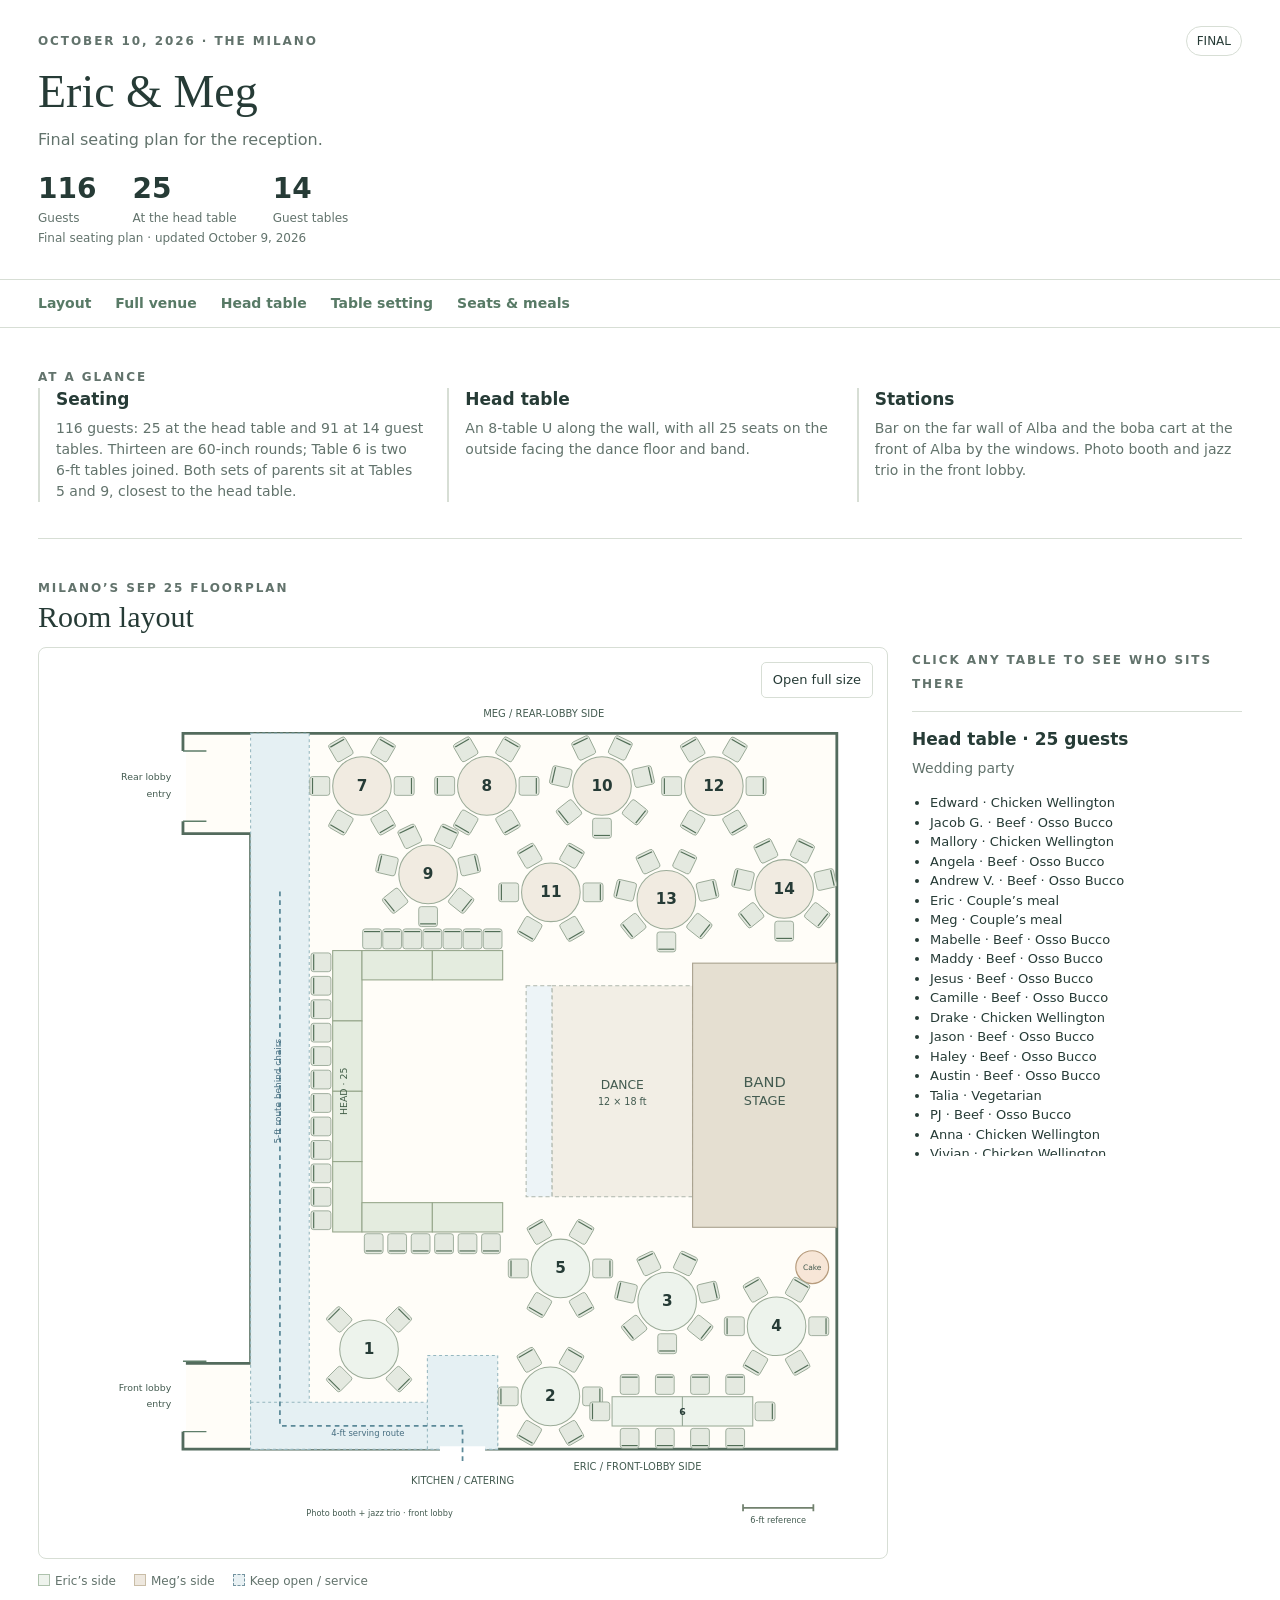
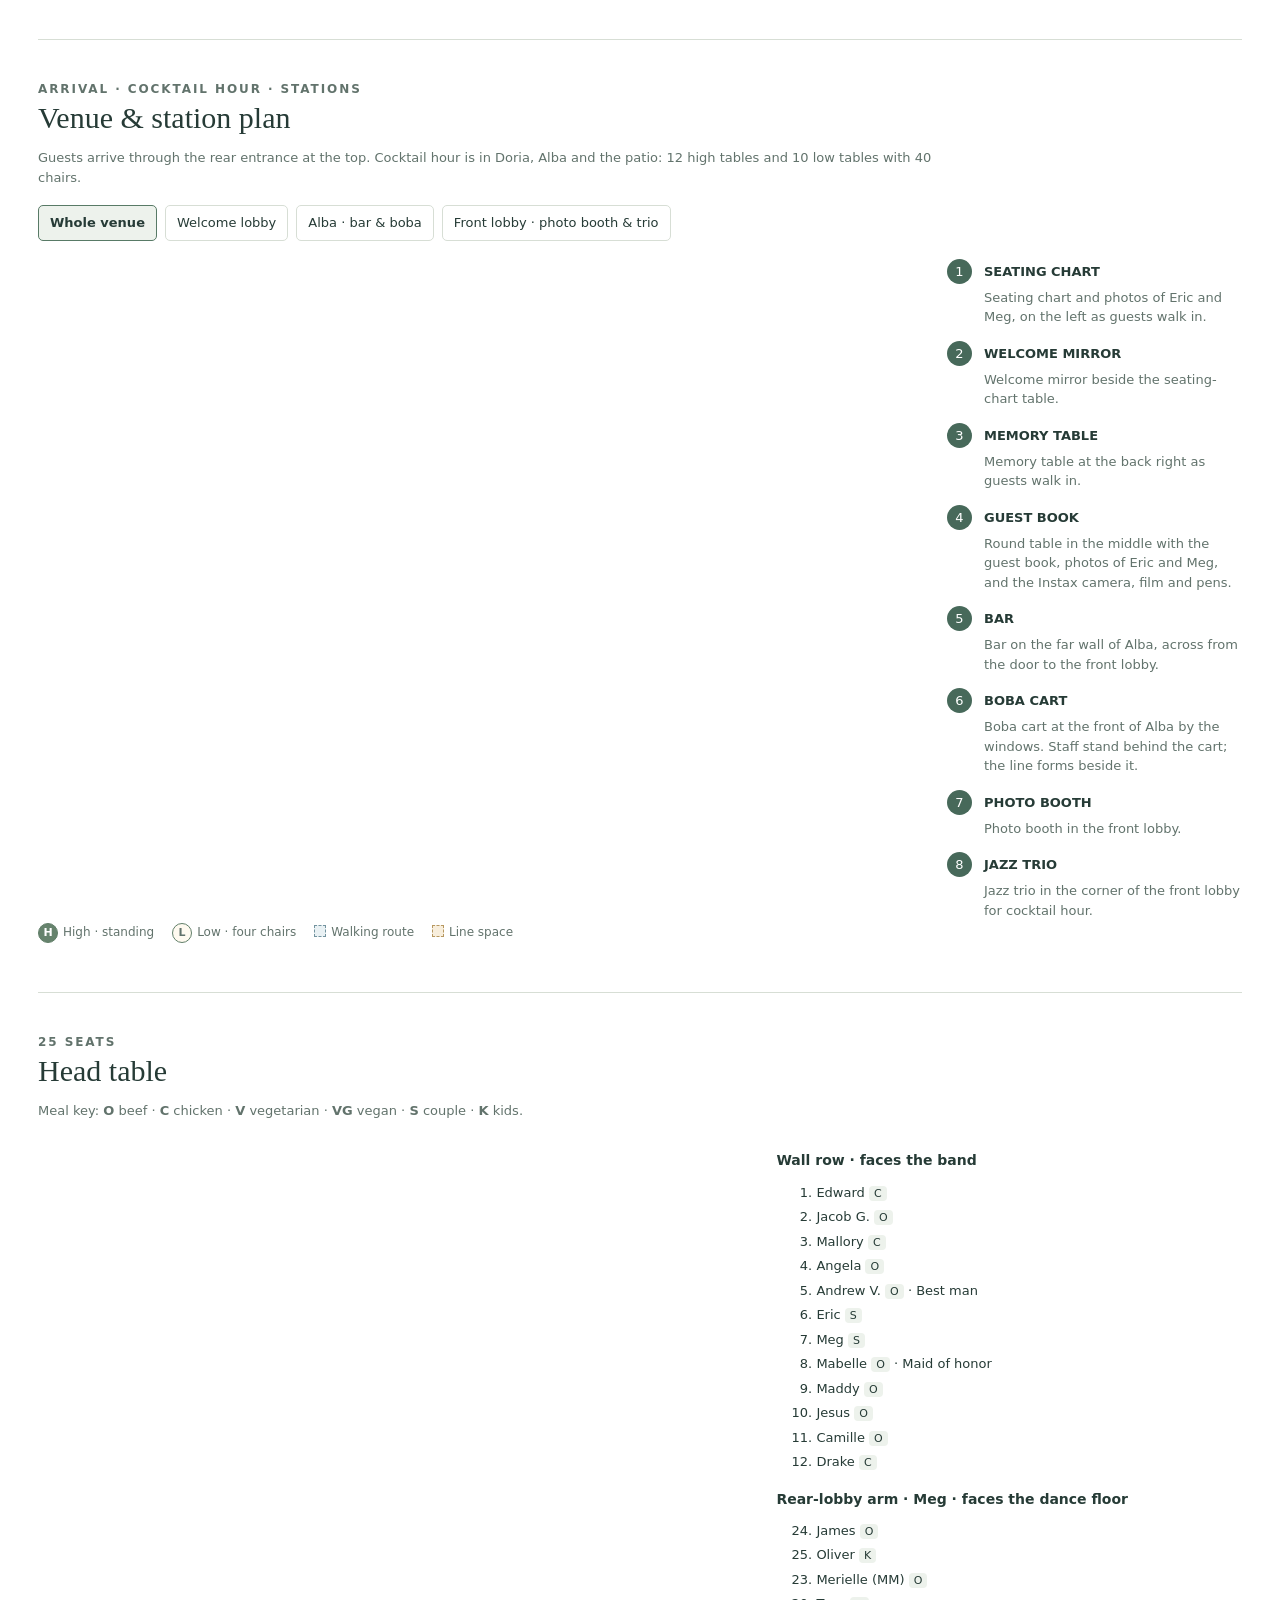
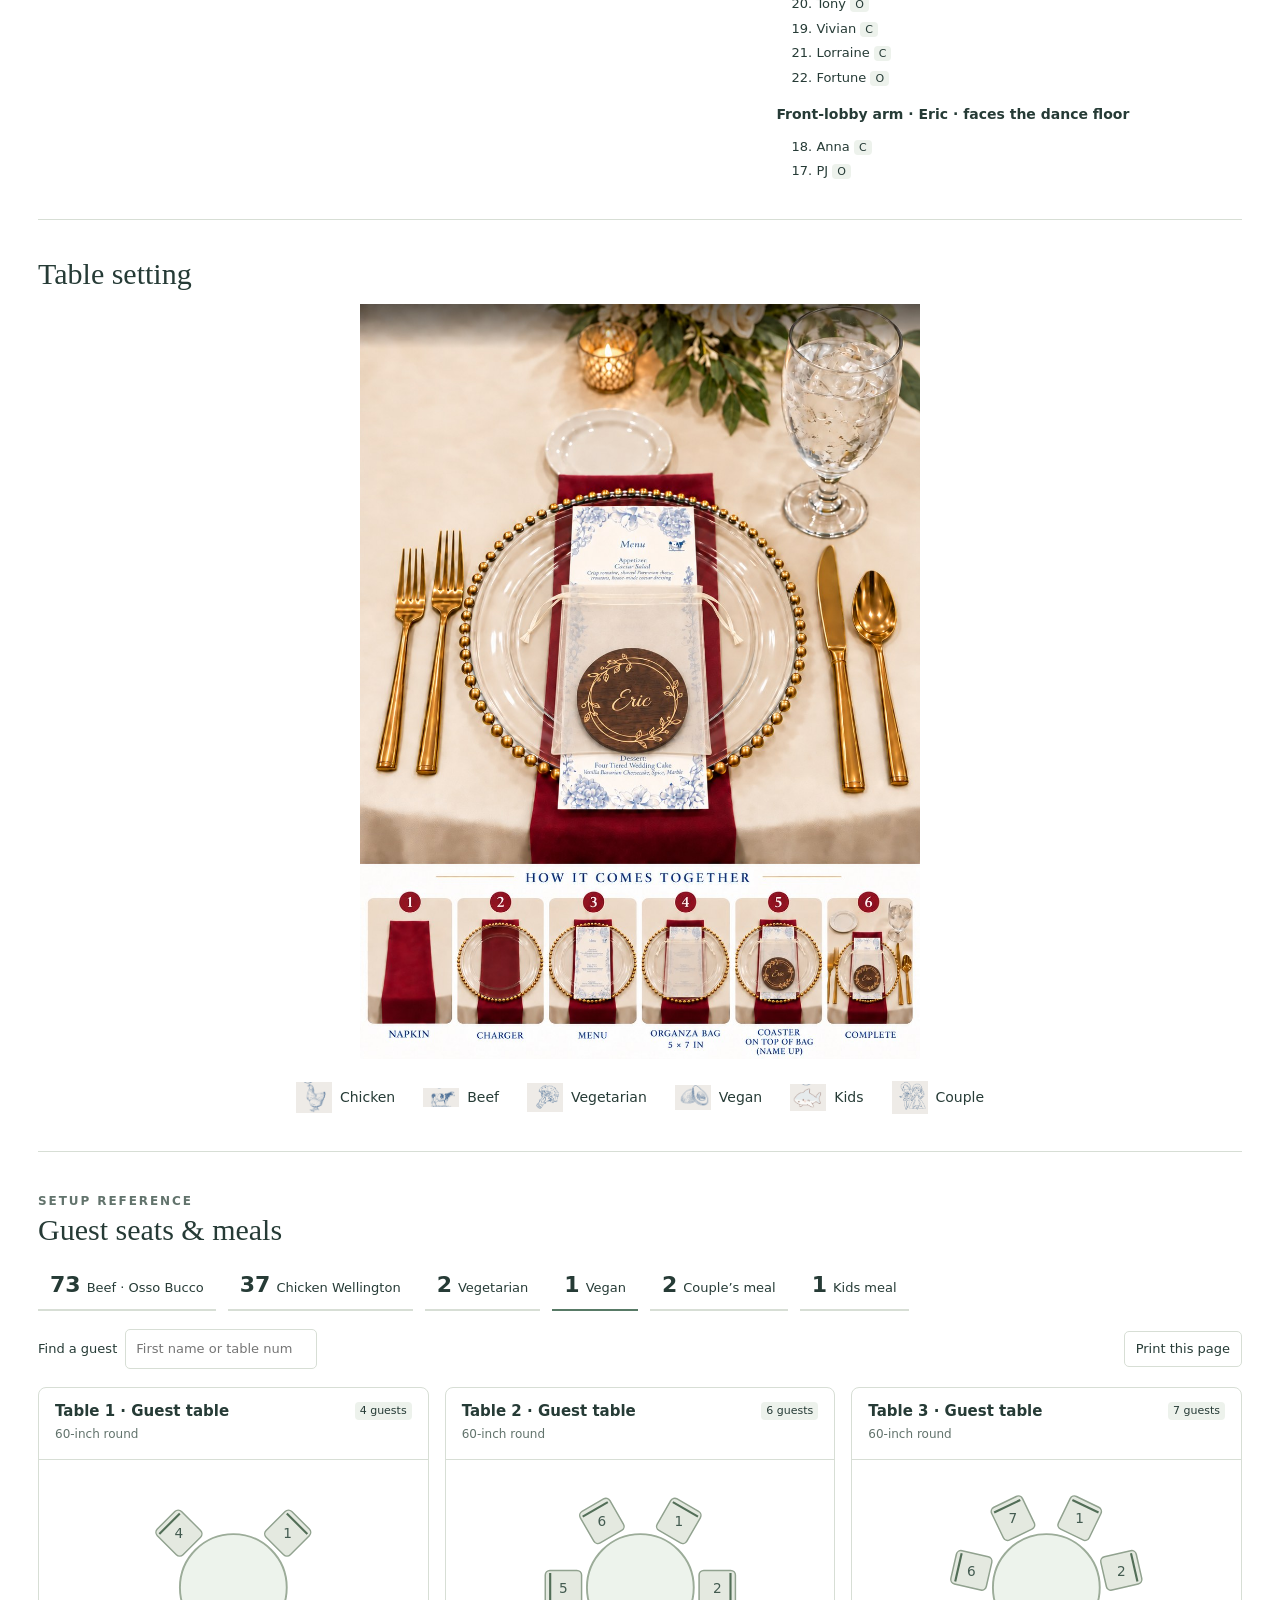
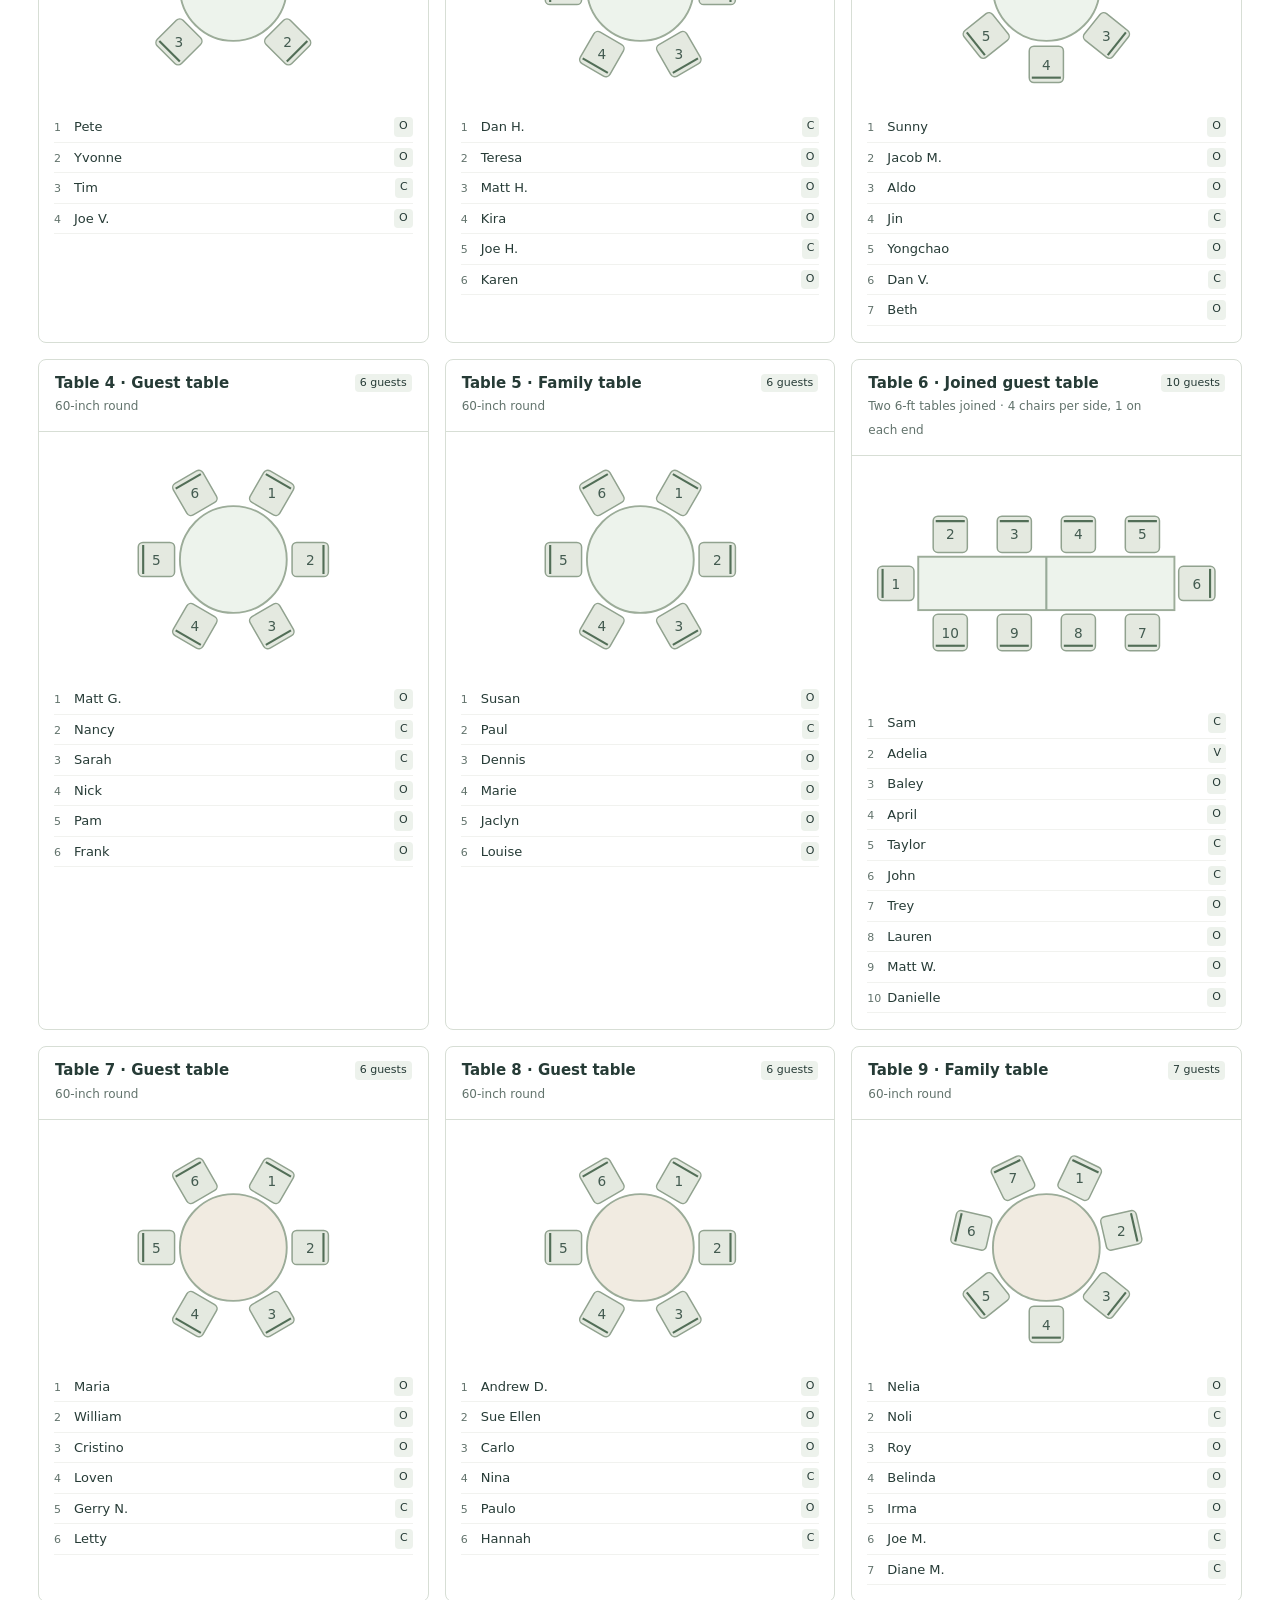
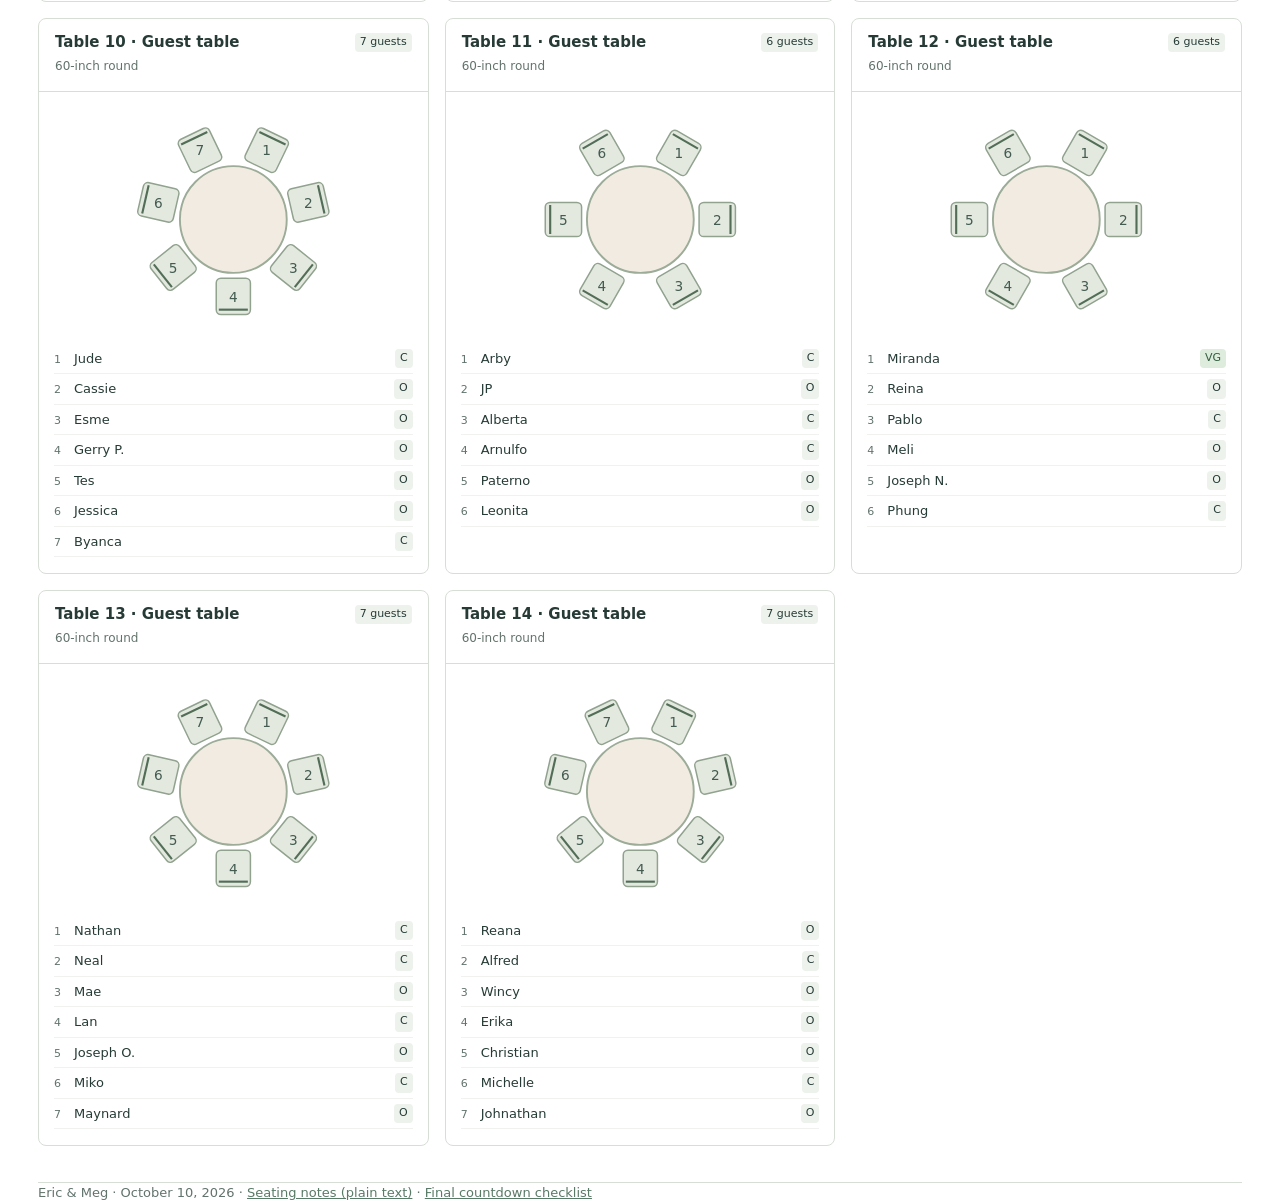
<file: index.html>
<!doctype html>
<html lang="en"><head><meta charset="utf-8"><meta name="viewport" content="width=device-width,initial-scale=1"><meta name="robots" content="noindex,nofollow"><title>Eric &amp; Meg | Final seating plan · Oct 10</title><link rel="stylesheet" href="styles.css?v=20261009-1"></head>
<body>
<header class="mast"><div class="wrap"><div class="topline"><span class="eyebrow">October 10, 2026 · The Milano</span><span class="state">FINAL</span></div><h1>Eric &amp; Meg</h1><p class="intro">Final seating plan for the reception.</p><div class="stats" id="stats"></div><p class="source" id="updated"></p></div></header>
<nav aria-label="Page sections"><div class="wrap"><a href="#layouts">Layout</a><a href="#venue">Full venue</a><a href="#head">Head table</a><a href="#setting">Table setting</a><a href="#guests">Seats &amp; meals</a></div></nav>
<main class="wrap">
<section id="audit"><span class="eyebrow">At a glance</span><div class="audit"><article><h3>Seating</h3><p>116 guests: 25 at the head table and 91 at 14 guest tables. Thirteen are 60-inch rounds; Table 6 is two 6-ft tables joined. Both sets of parents sit at Tables 5 and 9, closest to the head table.</p></article><article><h3>Head table</h3><p>An 8-table U along the wall, with all 25 seats on the outside facing the dance floor and band.</p></article><article><h3>Stations</h3><p>Bar on the far wall of Alba and the boba cart at the front of Alba by the windows. Photo booth and jazz trio in the front lobby.</p></article></div></section>
<section id="layouts"><span class="eyebrow">Milano’s Sep 25 floorplan</span><h2>Room layout</h2>
<div class="layout-panel"><div><div class="drawing"><button class="zoom" data-zoom="room">Open full size</button><div id="roomPlan"></div></div><div class="legend"><span><i class="swatch"></i>Eric’s side</span><span><i class="swatch meg"></i>Meg’s side</span><span><i class="swatch clear"></i>Keep open / service</span></div></div><aside class="summary" id="layoutSummary"></aside></div></section>
<section id="venue"><span class="eyebrow">Arrival · cocktail hour · stations</span><h2>Venue &amp; station plan</h2><p class="caption">Guests arrive through the rear entrance at the top. Cocktail hour is in Doria, Alba and the patio: 12 high tables and 10 low tables with 40 chairs.</p>
<div class="venue-views" id="venueViews" role="group" aria-label="Venue detail views"></div>
<div class="full-venue"><div><div class="drawing"><button class="zoom" data-zoom="venue">Open full size</button><div id="venuePlan"></div></div><div class="legend"><span><b class="cocktail-key high">H</b>High · standing</span><span><b class="cocktail-key low">L</b>Low · four chairs</span><span><i class="swatch clear"></i>Walking route</span><span><i class="swatch queue"></i>Line space</span></div></div><ol class="venue-stations" id="venueStations"></ol></div></section>
<section id="head"><span class="eyebrow">25 seats</span><h2>Head table</h2><p class="caption">Meal key: <strong>O</strong> beef · <strong>C</strong> chicken · <strong>V</strong> vegetarian · <strong>VG</strong> vegan · <strong>S</strong> couple · <strong>K</strong> kids.</p><div class="head-layout"><div class="drawing"><button class="zoom" data-zoom="head">Open full size</button><div id="headPlan"></div></div><div id="headRoster" class="head-roster"></div></div></section>
<section id="setting"><h2>Table setting</h2>
<div class="setting-photos">
<img src="img/setting/place-setting.jpg" alt="Place setting: napkin, charger, menu, empty organza bag laid flat, coaster on top of the bag with the name up">
</div>
<div class="meal-guide" aria-label="Menu card symbols">
<figure><img src="img/meals/chicken.png" alt=""><figcaption>Chicken</figcaption></figure>
<figure><img src="img/meals/beef.png" alt=""><figcaption>Beef</figcaption></figure>
<figure><img src="img/meals/vegetarian.png" alt=""><figcaption>Vegetarian</figcaption></figure>
<figure><img src="img/meals/vegan.png" alt=""><figcaption>Vegan</figcaption></figure>
<figure><img src="img/meals/kids.png" alt=""><figcaption>Kids</figcaption></figure>
<figure><img src="img/meals/couple.png" alt=""><figcaption>Couple</figcaption></figure>
</div>
</section>
<section id="guests"><span class="eyebrow">Setup reference</span><h2>Guest seats &amp; meals</h2><div class="meal-strip" id="mealCounts"></div><div class="controls"><label class="control" for="search">Find a guest <input class="search" type="search" id="search" placeholder="First name or table number"></label><button class="quiet" id="print">Print this page</button></div><div class="tables" id="guestTables"></div></section>
</main><footer class="wrap">Eric &amp; Meg · October 10, 2026 · <a href="seating-review.txt">Seating notes (plain text)</a> · <a href="countdown.html">Final countdown checklist</a></footer>
<dialog id="zoomDialog"><div class="dialog-top"><h3 id="zoomTitle"></h3><div><button class="quiet" id="zoomScale">Zoom in</button> <button class="quiet" id="closeZoom">Close</button></div></div><p id="zoomKey" class="zoom-key"></p><div id="zoomDrawing"></div></dialog>
<script src="model.js?v=20261009-1"></script><script src="venue.js?v=20261009-1"></script><script src="app.js?v=20261009-1"></script>
</body></html>
</file>
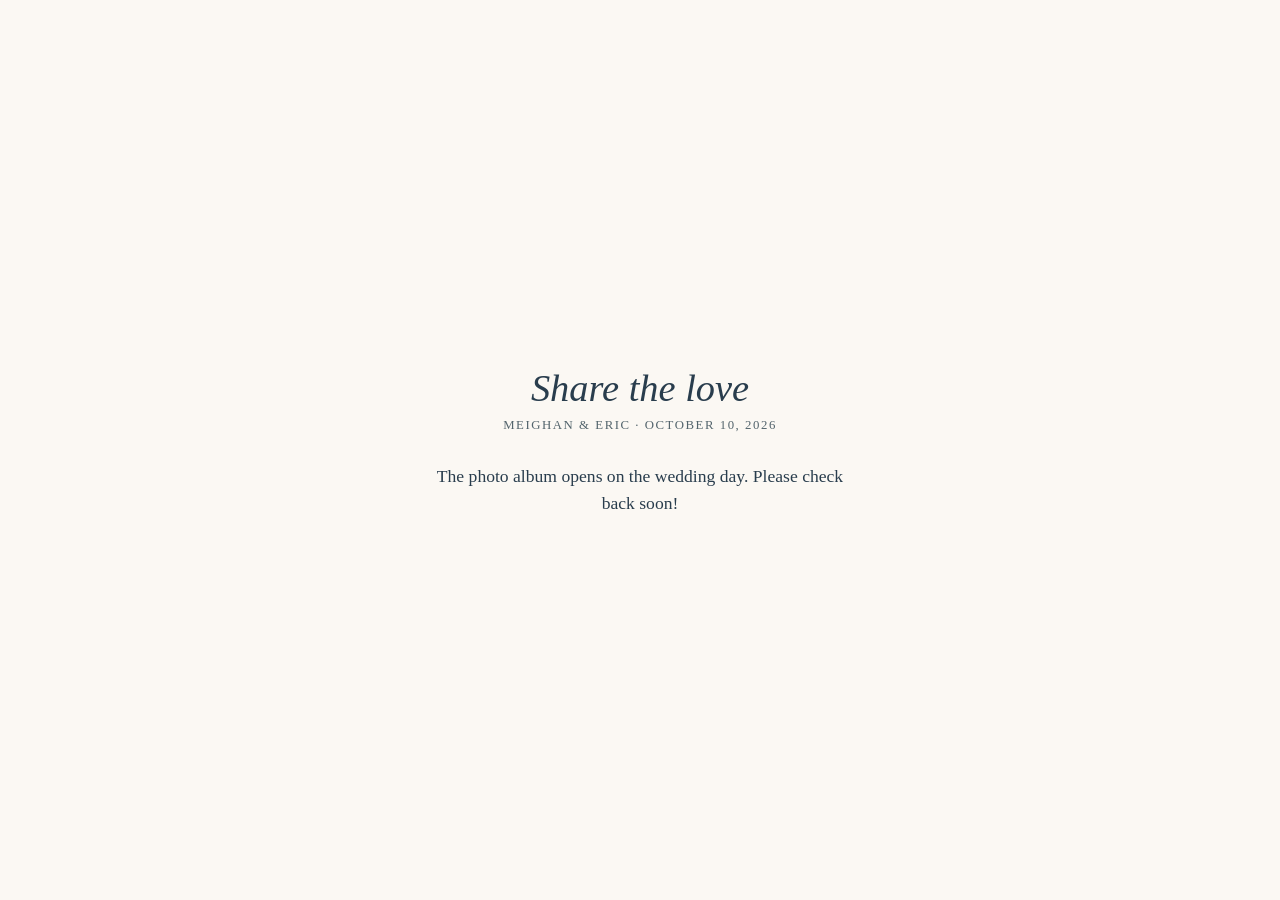
<file: photos/index.html>
<!doctype html>
<html lang="en">
<head>
<meta charset="utf-8">
<meta name="viewport" content="width=device-width, initial-scale=1">
<meta name="robots" content="noindex">
<title>Meighan &amp; Eric · Share your photos</title>
<script>
  // The QR code on the table cards points here. Paste the guest upload link between the quotes.
  const ALBUM = '';
  if (ALBUM) location.replace(ALBUM);
</script>
<style>
  body{margin:0;min-height:100vh;display:grid;place-items:center;background:#fbf8f3;color:#293d4d;font-family:Georgia,'Times New Roman',serif;text-align:center}
  main{padding:32px 24px;max-width:420px}
  h1{font-weight:normal;font-style:italic;font-size:2.4rem;margin:0 0 6px}
  .sub{letter-spacing:.12em;text-transform:uppercase;font-size:.8rem;color:#53646c;margin:0 0 28px}
  p{font-size:1.1rem;line-height:1.5}
  a{display:inline-block;margin-top:8px;padding:12px 22px;border-radius:6px;background:#722d42;color:#fff;text-decoration:none}
</style>
</head>
<body>
<main>
  <h1>Share the love</h1>
  <p class="sub">Meighan &amp; Eric · October 10, 2026</p>
  <p id="msg">The photo album opens on the wedding day. Please check back soon!</p>
  <p id="go" hidden><a id="link" href="#">Open the photo album</a></p>
</main>
<script>
  if (ALBUM) {
    document.getElementById('msg').textContent = 'Opening the photo album…';
    document.getElementById('link').href = ALBUM;
    document.getElementById('go').hidden = false;
  }
</script>
</body>
</html>
</file>
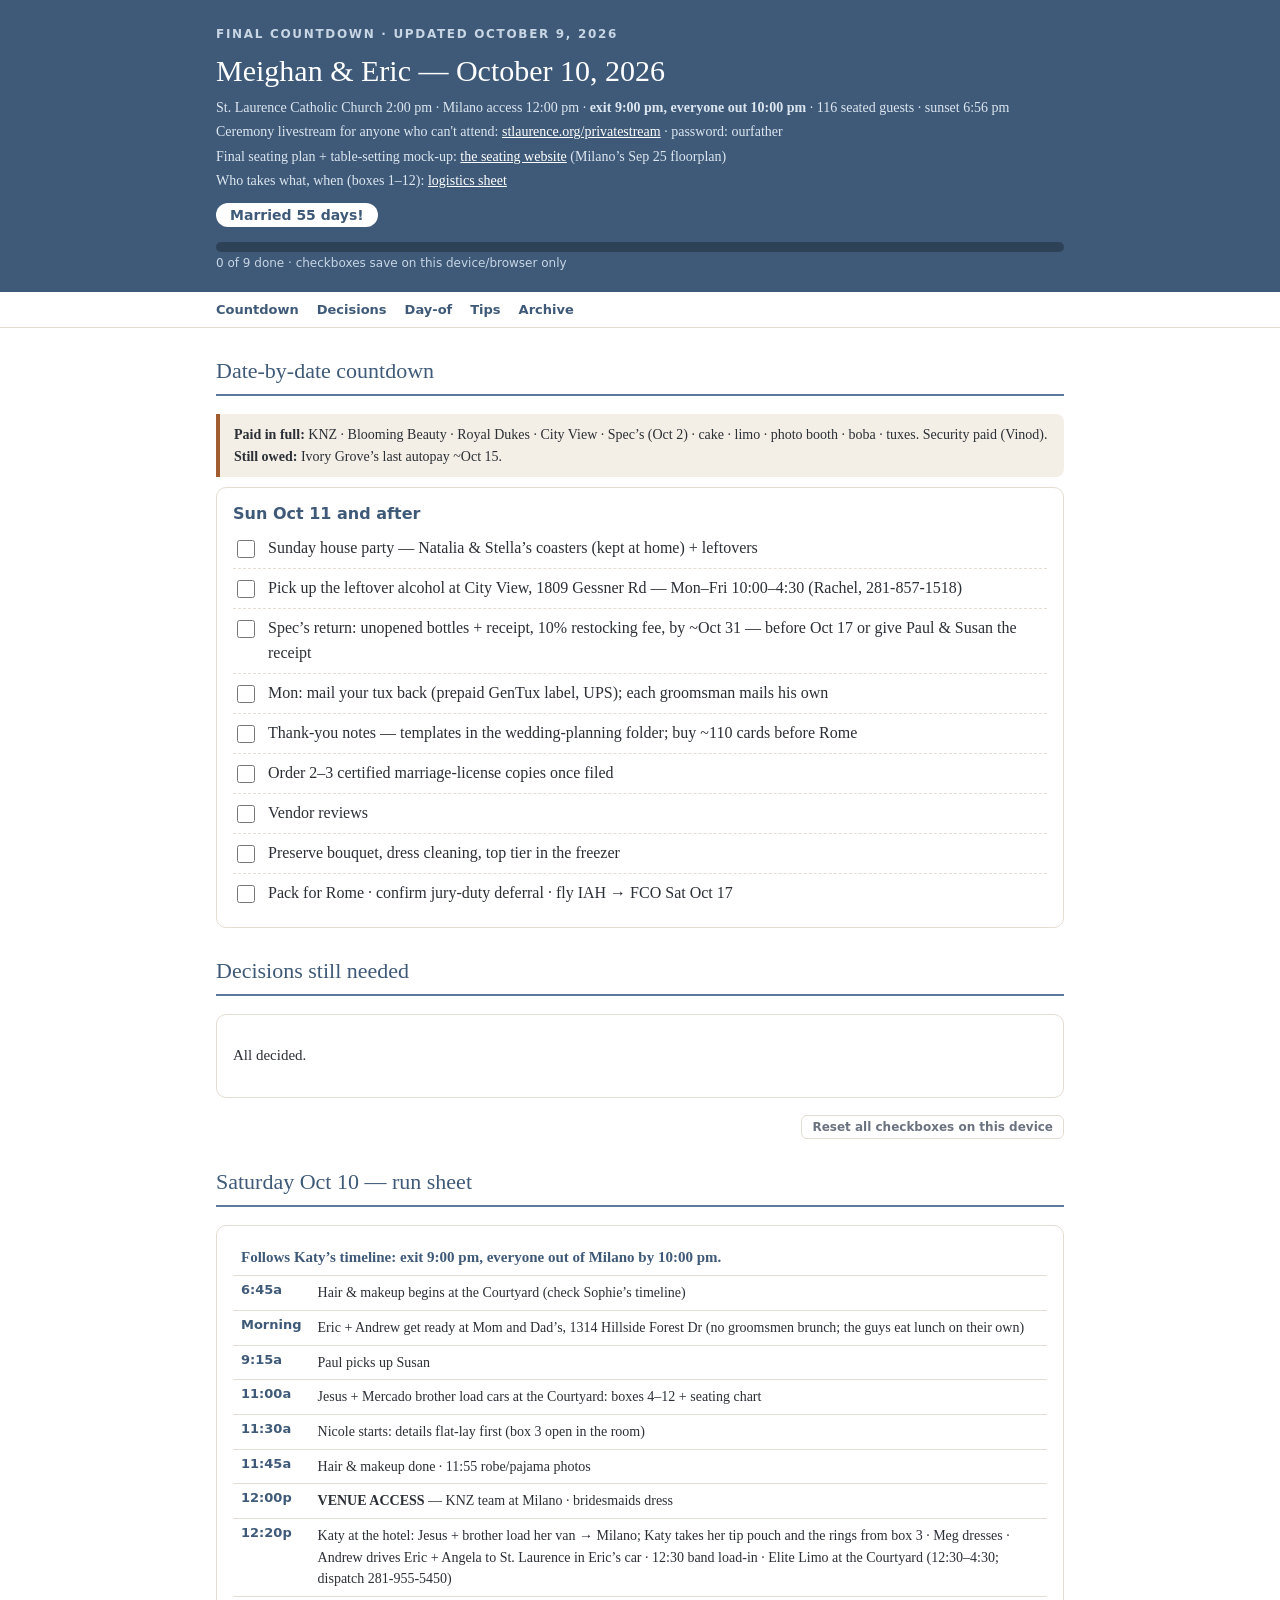
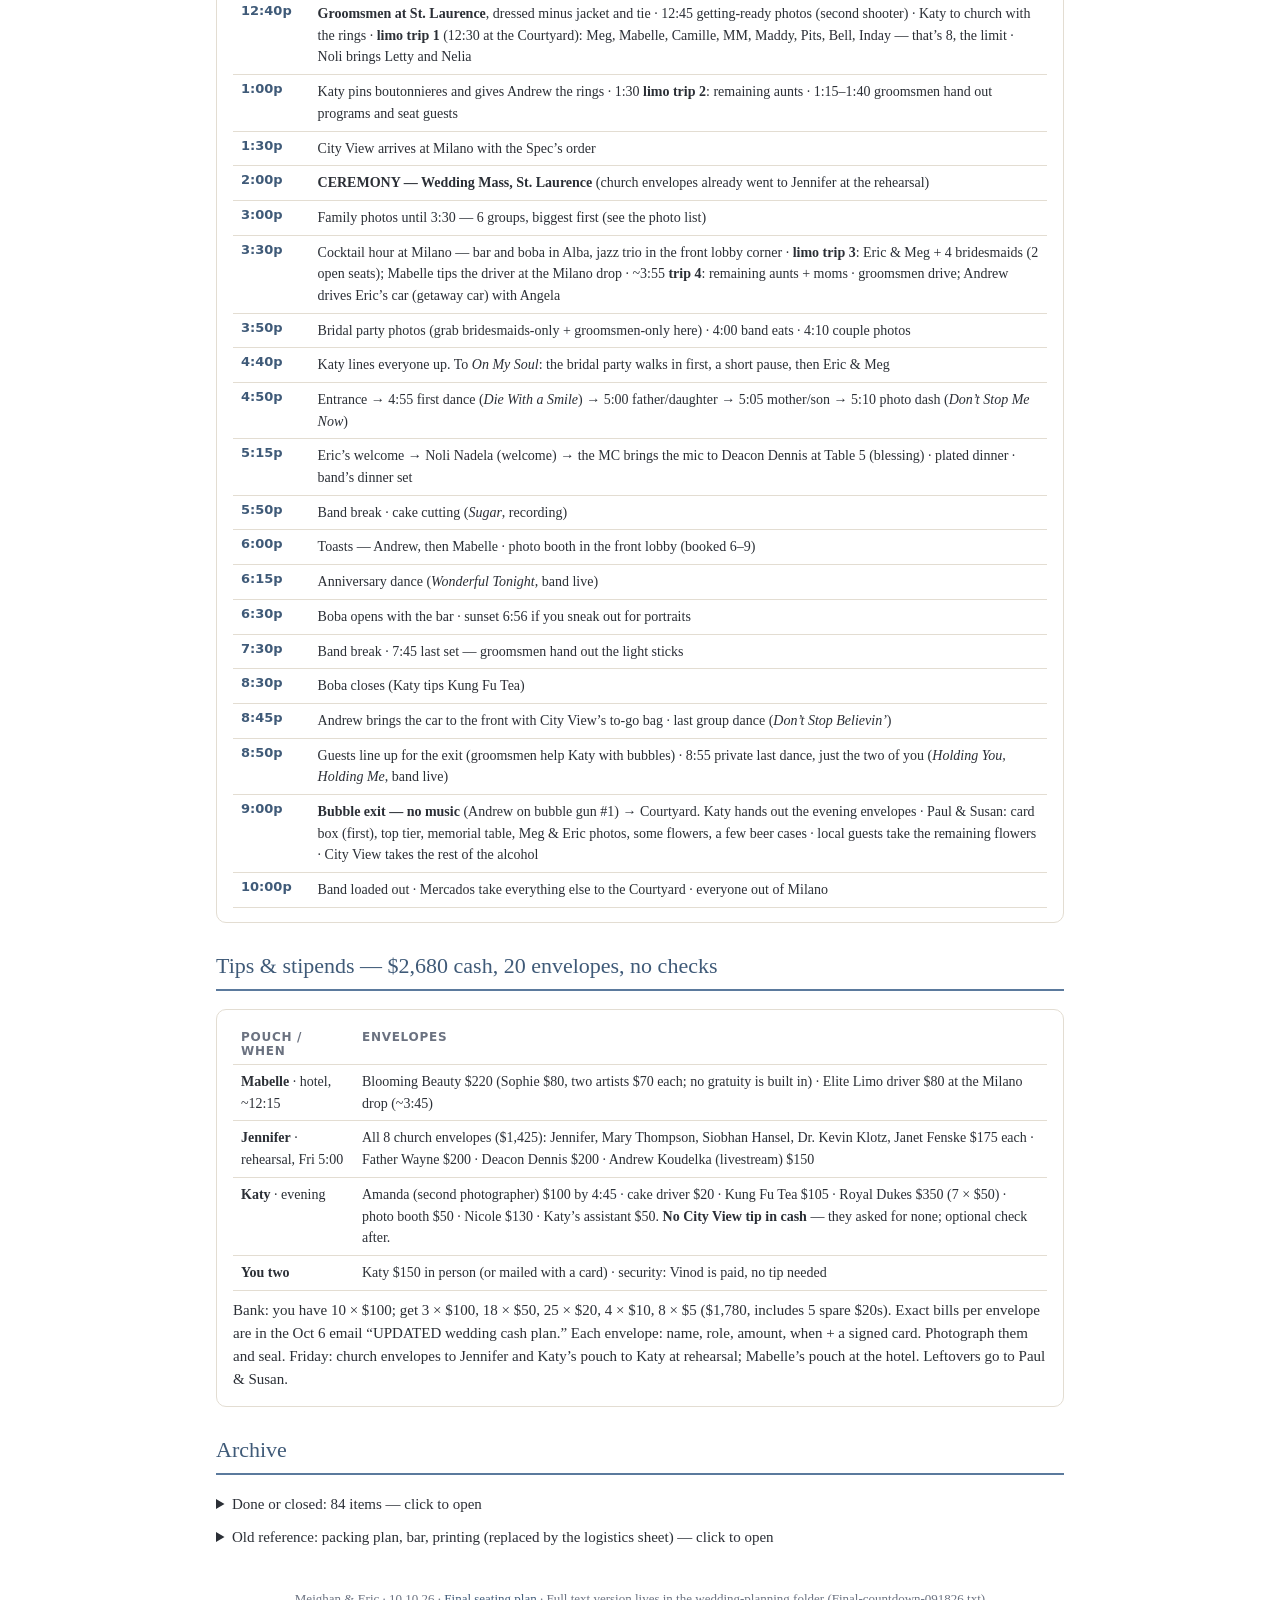
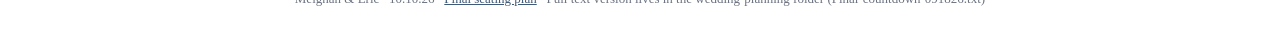
<file: countdown.html>
<!doctype html>
<html lang="en">
<head>
<meta charset="utf-8">
<meta name="viewport" content="width=device-width, initial-scale=1">
<meta name="robots" content="noindex">
<title>Final Countdown · Meighan &amp; Eric · 10.10.26</title>
<style>
:root{--blue:#5b7a9d;--blue-d:#3f5a78;--blue-l:#e8eef5;--ink:#2b2f36;--mut:#6b7280;--bg:#fff;--card:#fff;--ok:#3e7d55;--warn:#a15c2f;--line:#e3ddd2}
*{box-sizing:border-box}
body{margin:0;font:16px/1.55 Georgia,'Times New Roman',serif;color:var(--ink);background:var(--bg)}
.wrap{max-width:880px;margin:0 auto;padding:0 16px}
header{background:var(--blue-d);color:#fff;padding:28px 0 22px}
header .eyebrow{font:600 12px/1 system-ui,sans-serif;letter-spacing:.14em;text-transform:uppercase;color:#c7d5e4}
header h1{margin:.25em 0 .1em;font-weight:normal;font-size:30px}
header p{margin:.2em 0;color:#dce6f0;font-size:14px}
header a{color:#fff}
.days{display:inline-block;background:#fff;color:var(--blue-d);border-radius:20px;padding:4px 14px;font:700 14px system-ui,sans-serif;margin-top:8px}
.progress{background:#2e4257;border-radius:8px;height:10px;margin-top:14px;overflow:hidden}
.progress i{display:block;height:100%;background:#9fc3a8;width:0;transition:width .3s}
.pnote{font:12px system-ui,sans-serif;color:#c7d5e4;margin-top:4px}
nav{position:sticky;top:0;background:#fff;border-bottom:1px solid var(--line);z-index:5;overflow-x:auto;white-space:nowrap}
nav .wrap{display:flex;gap:18px;padding:10px 16px}
nav a{font:600 13px system-ui,sans-serif;color:var(--blue-d);text-decoration:none}
section{margin:26px 0}
h2{font-weight:normal;font-size:22px;color:var(--blue-d);border-bottom:2px solid var(--blue);padding-bottom:6px}
h2 .due{font:600 12px system-ui,sans-serif;color:var(--mut);margin-left:8px;letter-spacing:.05em}
.card{background:var(--card);border:1px solid var(--line);border-radius:10px;padding:14px 16px;margin:10px 0}
.item{display:flex;gap:10px;align-items:flex-start;padding:7px 0;border-bottom:1px dashed var(--line)}
.item:last-child{border-bottom:0}
.item input{margin-top:4px;width:18px;height:18px;accent-color:var(--blue);flex:none}
.item label{cursor:pointer}
.item.done label{color:var(--mut);text-decoration:line-through;text-decoration-color:#b8c4d0}
.item .who{display:inline-block;background:var(--blue-l);color:var(--blue-d);font:600 11px system-ui,sans-serif;border-radius:10px;padding:1px 8px;margin-right:6px;vertical-align:1px}
.info{font-size:15px}
.info b{color:var(--blue-d)}
.note{background:#f4efe6;border-left:4px solid var(--warn);padding:10px 14px;border-radius:0 8px 8px 0;font-size:14px;margin:10px 0}
.resolved{color:var(--ok);font-weight:600}
table{width:100%;border-collapse:collapse;font-size:14px}
td,th{text-align:left;padding:6px 8px;border-bottom:1px solid var(--line);vertical-align:top}
th{font:600 12px system-ui,sans-serif;text-transform:uppercase;letter-spacing:.06em;color:var(--mut)}
.time{font:700 13px system-ui,sans-serif;color:var(--blue-d);white-space:nowrap}
footer{margin:40px 0 30px;color:var(--mut);font-size:13px;text-align:center}
footer a{color:var(--blue-d)}
.reset{font:600 12px system-ui,sans-serif;color:var(--mut);background:none;border:1px solid var(--line);border-radius:6px;padding:4px 10px;cursor:pointer}
@media print{nav,.reset{display:none}body{background:#fff}}
</style>
</head>
<body>
<header><div class="wrap">
<div class="eyebrow">Final countdown · updated October 9, 2026</div>
<h1>Meighan &amp; Eric — October 10, 2026</h1>
<p>St. Laurence Catholic Church 2:00 pm · Milano access 12:00 pm · <b>exit 9:00 pm, everyone out 10:00 pm</b> · 116 seated guests · sunset 6:56 pm</p>
<p>Ceremony livestream for anyone who can't attend: <a href="http://stlaurence.org/privatestream">stlaurence.org/privatestream</a> · password: ourfather</p>
<p>Final seating plan + table-setting mock-up: <a href="index.html">the seating website</a> (Milano’s Sep 25 floorplan)</p>
<p>Who takes what, when (boxes 1–12): <a href="https://docs.google.com/spreadsheets/d/17McN1LqMccQlaDShuPcSjKSksTn8nL_UlJ1HmiTbiaA/edit">logistics sheet</a></p>
<div class="days" id="days"></div>
<div class="progress"><i id="bar"></i></div>
<div class="pnote" id="pnote">Checkboxes save on THIS device/browser only — Eric and Meg each keep their own copy.</div>
</div></header>
<nav><div class="wrap">
<a href="#countdown">Countdown</a><a href="#open">Decisions</a><a href="#dayof">Day-of</a><a href="#tips">Tips</a><a href="#archive">Archive</a>
</div></nav>
<main class="wrap">

<section id="countdown"><h2>Date-by-date countdown</h2>
<div class="note"><b>Paid in full:</b> KNZ · Blooming Beauty · Royal Dukes · City View · Spec’s (Oct 2) · cake · limo · photo booth · boba · tuxes. Security paid (Vinod). <b>Still owed:</b> Ivory Grove’s last autopay ~Oct 15.</div>
<div id="checklists"></div></section>

<section id="open"><h2>Decisions still needed</h2><div class="card" id="openItems"></div>
<p style="text-align:right"><button class="reset" id="reset">Reset all checkboxes on this device</button></p>
</section>

<section id="dayof"><h2>Saturday Oct 10 — run sheet</h2><div class="card"><table>
<tr><td colspan="2" class="info"><b>Follows Katy’s timeline: exit 9:00 pm, everyone out of Milano by 10:00 pm.</b></td></tr>
<tr><td class="time">6:45a</td><td>Hair &amp; makeup begins at the Courtyard (check Sophie’s timeline)</td></tr>
<tr><td class="time">Morning</td><td>Eric + Andrew get ready at Mom and Dad’s, 1314 Hillside Forest Dr (no groomsmen brunch; the guys eat lunch on their own)</td></tr>
<tr><td class="time">9:15a</td><td>Paul picks up Susan</td></tr>
<tr><td class="time">11:00a</td><td>Jesus + Mercado brother load cars at the Courtyard: boxes 4–12 + seating chart</td></tr>
<tr><td class="time">11:30a</td><td>Nicole starts: details flat-lay first (box 3 open in the room)</td></tr>
<tr><td class="time">11:45a</td><td>Hair &amp; makeup done · 11:55 robe/pajama photos</td></tr>
<tr><td class="time">12:00p</td><td><b>VENUE ACCESS</b> — KNZ team at Milano · bridesmaids dress</td></tr>
<tr><td class="time">12:20p</td><td>Katy at the hotel: Jesus + brother load her van → Milano; Katy takes her tip pouch and the rings from box 3 · Meg dresses · Andrew drives Eric + Angela to St. Laurence in Eric’s car · 12:30 band load-in · Elite Limo at the Courtyard (12:30–4:30; dispatch 281-955-5450)</td></tr>
<tr><td class="time">12:40p</td><td><b>Groomsmen at St. Laurence</b>, dressed minus jacket and tie · 12:45 getting-ready photos (second shooter) · Katy to church with the rings · <b>limo trip 1</b> (12:30 at the Courtyard): Meg, Mabelle, Camille, MM, Maddy, Pits, Bell, Inday — that’s 8, the limit · Noli brings Letty and Nelia</td></tr>
<tr><td class="time">1:00p</td><td>Katy pins boutonnieres and gives Andrew the rings · 1:30 <b>limo trip 2</b>: remaining aunts · 1:15–1:40 groomsmen hand out programs and seat guests</td></tr>
<tr><td class="time">1:30p</td><td>City View arrives at Milano with the Spec’s order</td></tr>
<tr><td class="time">2:00p</td><td><b>CEREMONY — Wedding Mass, St. Laurence</b> (church envelopes already went to Jennifer at the rehearsal)</td></tr>
<tr><td class="time">3:00p</td><td>Family photos until 3:30 — 6 groups, biggest first (see the photo list)</td></tr>
<tr><td class="time">3:30p</td><td>Cocktail hour at Milano — bar and boba in Alba, jazz trio in the front lobby corner · <b>limo trip 3</b>: Eric &amp; Meg + 4 bridesmaids (2 open seats); Mabelle tips the driver at the Milano drop · ~3:55 <b>trip 4</b>: remaining aunts + moms · groomsmen drive; Andrew drives Eric’s car (getaway car) with Angela</td></tr>
<tr><td class="time">3:50p</td><td>Bridal party photos (grab bridesmaids-only + groomsmen-only here) · 4:00 band eats · 4:10 couple photos</td></tr>
<tr><td class="time">4:40p</td><td>Katy lines everyone up. To <i>On My Soul</i>: the bridal party walks in first, a short pause, then Eric &amp; Meg</td></tr>
<tr><td class="time">4:50p</td><td>Entrance → 4:55 first dance (<i>Die With a Smile</i>) → 5:00 father/daughter → 5:05 mother/son → 5:10 photo dash (<i>Don’t Stop Me Now</i>)</td></tr>
<tr><td class="time">5:15p</td><td>Eric’s welcome → Noli Nadela (welcome) → the MC brings the mic to Deacon Dennis at Table 5 (blessing) · plated dinner · band’s dinner set</td></tr>
<tr><td class="time">5:50p</td><td>Band break · cake cutting (<i>Sugar</i>, recording)</td></tr>
<tr><td class="time">6:00p</td><td>Toasts — Andrew, then Mabelle · photo booth in the front lobby (booked 6–9)</td></tr>
<tr><td class="time">6:15p</td><td>Anniversary dance (<i>Wonderful Tonight</i>, band live)</td></tr>
<tr><td class="time">6:30p</td><td>Boba opens with the bar · sunset 6:56 if you sneak out for portraits</td></tr>
<tr><td class="time">7:30p</td><td>Band break · 7:45 last set — groomsmen hand out the light sticks</td></tr>
<tr><td class="time">8:30p</td><td>Boba closes (Katy tips Kung Fu Tea)</td></tr>
<tr><td class="time">8:45p</td><td>Andrew brings the car to the front with City View’s to-go bag · last group dance (<i>Don’t Stop Believin’</i>)</td></tr>
<tr><td class="time">8:50p</td><td>Guests line up for the exit (groomsmen help Katy with bubbles) · 8:55 private last dance, just the two of you (<i>Holding You, Holding Me</i>, band live)</td></tr>
<tr><td class="time">9:00p</td><td><b>Bubble exit — no music</b> (Andrew on bubble gun #1) → Courtyard. Katy hands out the evening envelopes · Paul &amp; Susan: card box (first), top tier, memorial table, Meg &amp; Eric photos, some flowers, a few beer cases · local guests take the remaining flowers · City View takes the rest of the alcohol</td></tr>
<tr><td class="time">10:00p</td><td>Band loaded out · Mercados take everything else to the Courtyard · everyone out of Milano</td></tr>
</table></div></section>

<section id="tips"><h2>Tips &amp; stipends — $2,680 cash, 20 envelopes, no checks</h2>
<div class="card"><table>
<tr><th>Pouch / when</th><th>Envelopes</th></tr>
<tr><td><b>Mabelle</b> · hotel, ~12:15</td><td>Blooming Beauty $220 (Sophie $80, two artists $70 each; no gratuity is built in) · Elite Limo driver $80 at the Milano drop (~3:45)</td></tr>
<tr><td><b>Jennifer</b> · rehearsal, Fri 5:00</td><td>All 8 church envelopes ($1,425): Jennifer, Mary Thompson, Siobhan Hansel, Dr. Kevin Klotz, Janet Fenske $175 each · Father Wayne $200 · Deacon Dennis $200 · Andrew Koudelka (livestream) $150</td></tr>
<tr><td><b>Katy</b> · evening</td><td>Amanda (second photographer) $100 by 4:45 · cake driver $20 · Kung Fu Tea $105 · Royal Dukes $350 (7 × $50) · photo booth $50 · Nicole $130 · Katy’s assistant $50. <b>No City View tip in cash</b> — they asked for none; optional check after.</td></tr>
<tr><td><b>You two</b></td><td>Katy $150 in person (or mailed with a card) · security: Vinod is paid, no tip needed</td></tr>
</table>
<p class="info" style="margin:8px 0 0">Bank: you have 10 × $100; get 3 × $100, 18 × $50, 25 × $20, 4 × $10, 8 × $5 ($1,780, includes 5 spare $20s). Exact bills per envelope are in the Oct 6 email “UPDATED wedding cash plan.” Each envelope: name, role, amount, when + a signed card. Photograph them and seal. Friday: church envelopes to Jennifer and Katy’s pouch to Katy at rehearsal; Mabelle’s pouch at the hotel. Leftovers go to Paul &amp; Susan.</p></div>
</section>

<section id="archive"><h2>Archive</h2><div id="archiveHost"></div>
<details style="margin-top:10px"><summary class="info" style="cursor:pointer">Old reference: packing plan, bar, printing (replaced by the logistics sheet) — click to open</summary>
<div><h2>Packing, load-in &amp; take-home</h2>
<div class="note"><b>Plan:</b> venue bins sit in one car in the Courtyard lot Friday night; Jesus has the keys; valuables (tip pouches, rings, details box, cameras, guest book) go up to the room. <b>11:30 Sat</b> Katy + Jesus move everything to Katy’s van for the 12:00 access — confirm who drives the van while Katy is at the hotel for details.</div>
<div class="card info"><b>Main entrance lobby:</b> welcome mirror (stickers applied) + stand · framed seating chart (Fay sets out an easel) · card box · large photo of Eric &amp; Meg · guest book table (guest book, Polaroid + Instax, ALL film + batteries, framed Instax sign, Sharpies + double-sided tape, 3 photos) · memory table (9–10 frames + the 11 folded name cards).<br>
<b>Alba:</b> 1 photo for the bar on the far wall (Rachel brings the bar sign) · boba cart at the front by the windows sets itself up.<br>
<b>Front entrance lobby:</b> photo booth and jazz trio (in the corner) set themselves up.<br>
<b>Monza:</b> Bin 1 — 15 table bags + summary page in the lid + spares · 2 setup sheets (Katy + City View) · cake topper → Tara/City View (City View brings the gold cake-cutting set) · toasting flutes if you want them.<br>
<b>Bridal suite:</b> foam light sticks (boxed) · bubble guns ×2 + batteries + solution · bubble wands · Meg’s reception dress · Ollie’s suit.<br>
<b>NOT to Milano:</b> table numbers, napkins, florals (Katy) · alcohol (City View) · programs, license, rings (church).</div>
<div class="card info"><b>Church box</b> (Friday rehearsal): programs (125) · marriage license · reserved-pew signs · reader copies (Merielle, Andrew) · tissues. Ask Jennifer whether it can stay at church overnight.</div>
<div class="card info"><b>Details box</b> (to the hotel with Meg Friday): both bands + engagement ring + ring box · invitation suite + wax seal · wedding shoes · jewelry · perfume · dusty-blue ribbon.</div>
<div class="card info"><b>Take home (Katy runs this at 9:00):</b> card box + gifts → Paul &amp; Susan (first!) · top cake tier → Paul &amp; Susan’s freezer · City View’s newlywed to-go bag (2 dinners + a slice of each cake flavor, free) → getaway car · leftover alcohol → City View takes it (pick up the week of Oct 12 for Spec’s returns) · décor + guest book + cameras → car → Eric’s parents’ house (Jesus + Maddy) · leftover coasters/menus → Sunday party (Natalia &amp; Stella’s coasters never go to the venue) · dress #1, veil, details box → hotel (Mabelle) · centerpieces → ask Katy · Ollie → handler.</div>
</div>

<div><h2>Bar — on the final contract</h2>
<div class="card info"><b>Beer:</b> Heineken · St. Arnold Oktoberfest · Stella Artois · <b>Wine:</b> Meiomi · Justin Cabernet · Kim Crawford Sauvignon Blanc · Kendall-Jackson Vintner’s · La Marca Prosecco (+ rosé?) · <b>HERS:</b> Aperol apple spritz · <b>HIS:</b> Old Fashioned · Rachel’s bar sign.<br>
<b>Soft drinks (add to the Spec’s order, ~$70–100):</b> 12-oz cans — Coke 24 · Diet Coke 24 · Sprite 24 · ginger ale 12 · Topo Chico 24.<br>
<b>Coffee:</b> decaf is on the contract; regular requested in the reply to Rachel.<br>
<b>Leftovers:</b> City View takes them; ask Rachel to set aside unopened, unchilled wine and sealed cases of beer and soda for a Spec’s return, and pick them up the week of Oct 12. Spec’s accepts unopened returns within <b>30 days of purchase</b> with the receipt (10% restocking fee; no chilled wine; beer/soda only in sealed cases).</div>
</div>

<div><h2>Printing</h2>
<div class="card info">
<b>Seating chart (Dad):</b> 24 × 36 matte poster from Office Depot’s online upload (<i>Seating chart - 24x36 poster (Office Depot upload).jpg</i>), trimmed at home to 20 × 27 for the frame; Fay sets out the easel. Backup: Minuteman prints the exact 20 × 27 PDF and trims it.<br>
<b>Programs (Dad, 125):</b> Office Depot’s sample stair-stepped and they won’t trim. Call Minuteman Press Mon (281-242-7737) to print, staple and trim 1/8"; backup: Office Depot with the cover on cardstock and the inside on 80 lb text paper. File: <i>Program - FINAL booklet to print.pdf</i>.<br>
<b>Memorial name cards + Instax sign (Dad):</b> 3 cardstock pages, cut and folded into 11 tents · 8 × 10 sign for the frame. Email drafted with the instructions.<br>
<b>Setup sheets:</b> updated Oct 4 (new table numbers, head table in seat order) — print 2 for Katy + City View; Dad’s bags use the same pages.<br>
<b>Menus:</b> done, with Dad and the coasters.
</div></div>

</details></section>

</main>
<footer>Meighan &amp; Eric · 10.10.26 · <a href="index.html">Final seating plan</a> · Full text version lives in the wedding-planning folder (Final-countdown-091826.txt)</footer>
<script>
const SECTIONS=[
{id:"done",title:"Done by Sep 27",archived:true,closed:true,items:[
 {id:"lic",t:"Marriage license in hand (Church box)",done:true},
 {id:"meals",t:"Meals locked: 75 beef · 38 chicken · 3 veg · 1 vegan · 1 kids · 2 couple = 120",done:true},
 {id:"cvcfinal",t:"City View final contract received (Sep 24)",done:true},
 {id:"knzpay",t:"KNZ paid $1,873.38 (Sep 21)",done:true},
 {id:"bbpay",t:"Blooming Beauty paid in full (Sep 21)",done:true},
 {id:"rdpay",t:"Royal Dukes paid — Meg sent $5,426 by Zelle (Sep 26)",done:true},
 {id:"jordan",t:"Royal Dukes final call booked: Thu Oct 1, 4:00 pm",done:true},
 {id:"tux",t:"Tuxes shipped Fri Sep 25",done:true},
 {id:"menusprint",t:"Menus printed (at Katy’s, coming to Eric)",done:true},
 {id:"endtime",t:"End time settled: exit 9:00, out 10:00",done:true},
 {id:"floor",t:"Fay’s Sep 25 floorplan matches our tables; seating site finalized with the table-setting mock-up",done:true},
 {id:"firstdance",t:"First dance: Die With a Smile (Lady Gaga & Bruno Mars)",done:true},
 {id:"bubble",t:"Bubble exit: after the private last dance, no music",done:true},
 {id:"entrance",t:"Entrance: whole bridal party + Eric & Meg together as one group to On My Soul",done:true},
 {id:"songsset",t:"Songs set: Don’t Stop Me Now (photo dash) · Sugar (cake) · Wonderful Tonight (anniversary) · Don’t Stop Believin’ (last group dance) · Holding You, Holding Me (private last dance, band live)",done:true}]},
{id:"sun",title:"Sun Sep 27",archived:true,closed:true,items:[
 {id:"progspacing",t:"Program in Canva: fix the spacing",who:"Eric",done:true},
 {id:"progprayer",t:"Program in Canva: swap in the new Universal Prayer",who:"Eric",done:true},
 {id:"progmemorial",t:"Program in Canva: add the memorial on the last page",who:"Eric",done:true},
 {id:"program",t:"Then finish the Canva highlights (pp 12, 14, 17, 20, 23) and typos, re-export, and print 100. FedEx Lake Pointe: 8.5×11 white cardstock, color, double-sided, flip on short edge, score, fold, two staples. Script in Program-print-INSTRUCTIONS.txt — files finished Oct 3; printing moved to this week",who:"Both",done:true},
 {id:"photos",t:"If you have leftover energy: walk through the family photo list together before anything goes to Nicole",who:"Both"},
 {id:"cvcsend",t:"Send the Rachel draft: leftover-alcohol options + attach the place-setting PDF — replaced by this week’s note to Rachel",who:"Both",done:true},
 {id:"fay",t:"Send Fay the short easel note already in Drafts",who:"Eric"},
 {id:"jordanconf",t:"Email Jordan: Zelle sent — please confirm",who:"Meg"},
 {id:"organza",t:"Organza bags slipped to Oct 3: order 2 packs (200) of 5×7 ivory on Amazon tonight — ANZNKU, pick Ivory (amazon.com/dp/B0B5MTFKKH)",who:"Eric"},
 {id:"ifarrive",t:"Only if they show up: menus → Dad with the coasters and his guide · tuxes → try on",who:"Eric",done:true}]},
{id:"w1",title:"Mon Sep 28 – Wed Sep 30",archived:true,closed:true,items:[
 {id:"menus",t:"Menus → Dad: menus, coasters, organza bags, 15 gallon zip bags, printed setup sheets + sorting guide (he has until Oct 7)",who:"Eric",done:true},
 {id:"tags",t:"Print the coaster keepsake cards (8 sheets on 80–110 lb white cardstock) and cut on the marks — they go to Dad",who:"Eric"},
 {id:"tuxtry",t:"Tuxes: each groomsman tries his on the day it arrives and reports fit that night",who:"Groomsmen"},
 {id:"chartprint",t:"Order the 18 × 24 seating chart print (FedEx, matte) + an 18 × 24 frame — replaced by the 20 × 27 poster plan",who:"Eric",done:true},
 {id:"brunch",t:"Reserve groomsmen brunch Sat Oct 10, 9:00 (Toasted Yolk, 832-532-7336) — closed: no brunch, groomsmen meet at church 12:40",who:"Eric",done:true},
 {id:"elite",t:"Call Elite (281-955-5450): confirm 2 trips each way (bride + bridesmaids, then aunts) and that trip 4 ends by 4:30 — closed (Katy handled it)",who:"Meg",done:true},
 {id:"katytext",t:"Text Katy: sheet fixes · who drives the van at noon · second photographer 12:45 · easel",who:"Meg"},
 {id:"specs",t:"PLACE THE SPEC’S ORDER by Tue Sep 29 — Abel Salas (abelsalas@specsonline.com; backup josem@specsonline.com). Use Rachel’s quantities + sodas + all mixers. Prepay, send Rachel a copy. Ask Abel about returns. — paid Oct 2",who:"Both",done:true},
 {id:"jennifer",t:"Email Jennifer (draft ready; add her address): one kind, Fr. Wayne homily, no altar servers, and send her the new Universal Prayer so Deacon Dennis reads the program version — closed",who:"Both",done:true},
 {id:"rdpage",t:"Royal Dukes planning page by Wed Sep 30: paste the special songs from Royal-Dukes-song-preferences (all set), pronunciations, speech order, band meal 4:00, load-in 12:30. Email Jordan the schedule",who:"Both"},
 {id:"programleftover",t:"If Sunday didn’t finish: leftover program Canva + print 100 — replaced by this week’s program printing",who:"Both",done:true},
 {id:"noli",t:"Call Tito Noli: you welcome + thank; he welcomes for the Nadela family + blessing (toast or not?) — closed",who:"Eric",done:true},
 {id:"stickers",t:"Drop the custom stickers at Kung Fu Tea (promised last week of Sept)",done:true},
 {id:"nicolestart",t:"Decide Nicole’s start (11:15 recommended) and tell Katy + Nicole — closed (Katy handled it)",done:true}]},
{id:"w2",title:"Thu Oct 1",archived:true,closed:true,items:[
 {id:"rdcall",t:"4:00 PM — call Jordan (713-256-2522). The planning page FREEZES after this call — call held Sep 30",who:"Both",done:true},
 {id:"rdlearn",t:"On the call: will they learn Holding You, Holding Me to play live (any fee)? If not, they play the recording — yes, they’re learning it",who:"Both",done:true}]},
{id:"w3",title:"Sun Oct 4 – Mon Oct 5",archived:true,closed:true,items:[
 {id:"secpay",t:"Mon: security balance $420 to Vinod (847-372-6849) — 2 officers × 7 hrs × $60 = $840, $420 already paid",who:"Eric"},
 {id:"kftcount",t:"Mon: final guest count to Kung Fu Tea (Olta)"},
 {id:"progcall",t:"Mon 9:00: call Minuteman Press (281-242-7737) to print, staple and trim the 125 programs by Thu; backup is Office Depot with 80 lb text paper inside",who:"Eric"},
 {id:"dademails",t:"Send Dad the two print emails with the files attached: memorial cards + Instax sign · seating chart poster",who:"Eric"},
 {id:"rachelalc",t:"Send Rachel the leftover-alcohol note: City View takes it, pickup the week of Oct 12",who:"Eric"},
 {id:"katygrid",t:"Katy: paste the new seating grid (Excel ‘Katy format’ tab) into her sheet · confirm room for Table 6’s end chairs (~2 ft each end) · she handles floral placement",who:"Eric"},
 {id:"playlistfill",t:"Spotify: dinner playlist — drop Hotel California, add ~6 songs · breaks — add a few",who:"Both"},
 {id:"bandlist",t:"Send Jordan the MC email: script, pronunciations (check with Meg), fade times, Loves/Likes updates — sent",who:"Both",done:true},
 {id:"screen",t:"Listen through the Add-on screening playlist; move keepers into Dinner or Breaks",who:"Both"}]},
{id:"w4",title:"Tue Oct 6 – Thu Oct 8",archived:true,closed:true,items:[
 {id:"delia",t:"Julie and Bob can’t come (measles): tell Katy, City View (now 118 — 74 beef, 37 chicken) and Kung Fu Tea · Dad pulls their coasters + menus from Table 5 · send Dad the new seating-chart files",who:"Eric"},
 {id:"dadbags",t:"Dad finishes the 15 table bags (by Wed Oct 7) — Bin 1",who:"Dad"},
 {id:"cash",t:"Thu night (bank run done): stuff + label 20 envelopes with thank-you notes, photograph, seal; 2 pouches (Mabelle, Katy) + 8 church envelopes for Jennifer",who:"Both"},
 {id:"detailsbox",t:"Wed: pack the details box + photograph it",who:"Meg"},
 {id:"chartpick",t:"Seating chart poster printed, trimmed to 20 × 27 and framed — done (not reprinting for the Table 5 changes)",who:"Dad",done:true},
 {id:"progpick",t:"Programs printed (125) → Church box",who:"Dad"},
 {id:"memprint",t:"Memorial name cards cut + folded · Instax sign printed and framed",who:"Dad"},
 {id:"packbins",t:"Pack venue bins + church box per the Packing section; verify topper + stickered mirror",who:"Both"},
 {id:"speech",t:"Welcome speech on one index card (bar and boba are in Alba now); practice twice",who:"Eric"},
 {id:"jordanfade",t:"Thu: email Jordan the 3 Spotify playlist links (fade times went in the MC email)",who:"Both"},
 {id:"live",t:"Livestream link to everyone who can’t come — Paul & Susan handle it",who:"Paul & Susan",done:true},
 {id:"photostay",t:"Thu: “please stay after Mass for photos” text to each family group",who:"Both"},
 {id:"sheets",t:"Print 2 setup sheets (Katy + City View) — the Oct 4 version"},
 {id:"batteries",t:"Batteries in bubble guns + test · Instax/Polaroid film loaded + spares"}]},
{id:"w5",title:"Fri Oct 9",archived:true,closed:true,items:[
 {id:"rehearsal",t:"5:00 rehearsal at St. Laurence: Church box + license; Andrew practices the second reading at the ambo",who:"Both"},
 {id:"ringtomeg",t:"Eric’s band → Meg (ring box, details box)",who:"Eric"},
 {id:"pouches",t:"Church envelopes to Jennifer + Katy’s pouch at rehearsal; Mabelle’s pouch at the hotel"},
 {id:"carload",t:"Venue bins into the car at the Courtyard lot; keys to Jesus; valuables to the room"},
 {id:"hotelin",t:"Meg checks in with the hotel bag + details box; text Katy + Sophie the room number",who:"Meg"},
 {id:"rehdinner",t:"Rehearsal dinner ~6:20 at Whiskey Cake, Stafford — Eric’s parents hosting",done:true},
 {id:"earlynight",t:"Phones charged · early night"}]},
{id:"w6",title:"Sun Oct 11 and after",items:[
 {id:"houseparty",t:"Sunday house party — Natalia & Stella’s coasters (kept at home) + leftovers"},
 {id:"cvcpickup",t:"Pick up the leftover alcohol at City View, 1809 Gessner Rd — Mon–Fri 10:00–4:30 (Rachel, 281-857-1518)"},
 {id:"specsreturn",t:"Spec’s return: unopened bottles + receipt, 10% restocking fee, by ~Oct 31 — before Oct 17 or give Paul & Susan the receipt"},
 {id:"tuxreturn",t:"Mon: mail your tux back (prepaid GenTux label, UPS); each groomsman mails his own"},
 {id:"thanks",t:"Thank-you notes — templates in the wedding-planning folder; buy ~110 cards before Rome"},
 {id:"liccopies",t:"Order 2–3 certified marriage-license copies once filed"},
 {id:"reviews",t:"Vendor reviews"},
 {id:"preserve",t:"Preserve bouquet, dress cleaning, top tier in the freezer"},
 {id:"honeymoon",t:"Pack for Rome · confirm jury-duty deferral · fly IAH → FCO Sat Oct 17"}]}
];
const OPEN=[
 {id:"d15",t:"Aunts riding the limo — not an issue (the Mercados are all at the same hotel)",done:true},
 {id:"d16",t:"Church: all cash — livestream $150 to Andrew Koudelka (Bryan’s Aug 14 email), Father Wayne and Deacon Dennis $200 each — decided Oct 7",done:true},
 {id:"d17",t:"Milano $2,000 security deposit: owed at the walkthrough? refundable? (ask Fay or Claudia) — closed",closed:true},
 {id:"d18",t:"Exact wedding dates for the Trans and the De la Puentes (both May 2026), so the MC knows the newest couple — closed",closed:true},
 {id:"d19",t:"Mother/son: What a Wonderful World, the full song (2:19) — decided Oct 8",done:true},
 {id:"d6",t:"Pronunciations for the MC (Meighan, Vavra, Mabelle, Merielle, Madelynne, Nadela, Ranulfo) — in the Jordan email; Meg checks Merielle, Madelynne, Nadela and Nelia",done:true},
 {id:"d7",t:"Photo Set 5 (both immediate families, ~2 min): keep as the last shot, or cut? — closed",closed:true},
 {id:"d8",t:"Nicole’s start: 11:15 (covers a late exit) vs 11:30 — closed (Katy handled it)",done:true},
 {id:"d9",t:"Who drives Katy’s van to Milano at noon while she’s at the hotel? — closed",closed:true},
 {id:"d10",t:"Katy’s sheet vs bookings: photo booth 6–9 (sheet says 3:30–8:30); boba 7–9 (sheet 6:30–8:30) — closed",closed:true},
 {id:"d11",t:"Toasts: guests toast with their own drinks unless you add a prosecco pour (not on City View’s contract) — closed",closed:true},
 {id:"d12",t:"Take-home names: personal items → hotel; Ollie’s handler — closed",closed:true},
 {id:"d13",t:"Centerpieces: rentals or yours? (ask Katy) — closed",closed:true}];
const KEY="mE-countdown-";
function esc(s){const d=document.createElement('div');d.textContent=s;return d.innerHTML}
// Earlier weeks: unchecked items stay up front; checked ones (and settled decisions) move to the archive.
function isDone(sid,it){if(it.closed||SECTIONS.some(s=>s.id===sid&&s.closed))return true;const saved=localStorage.getItem(KEY+sid+'-'+it.id);return saved===null?!!it.done:saved==='1';}
function card(sec,items=sec.items,tag=false){return `<div class="card"><h3 style="margin:2px 0 6px;font:600 16px system-ui,sans-serif;color:var(--blue-d)">${sec.title}${sec.due?` <span style="color:var(--warn);font-size:12px;letter-spacing:.08em"> · ${sec.due}</span>`:''}</h3>`+
  items.map(([sid,it,from])=>row(sid,it,tag?from:'')).join('')+`</div>`;}
function render(){
 const old=SECTIONS.filter(s=>s.archived),pairs=s=>s.items.map(it=>[s.id,it,s.title]);
 const carried=old.flatMap(pairs).filter(([sid,it])=>!isDone(sid,it));
 const active=SECTIONS.filter(s=>!s.archived).map(s=>card(s,pairs(s)));
 if(carried.length)active.unshift(card({title:'Still open from earlier weeks',due:'CHECK OFF OR FINISH'},carried,true));
 document.getElementById('checklists').innerHTML=active.join('');
 const archived=old.map(s=>[s,pairs(s).filter(([sid,it])=>isDone(sid,it))]).filter(([,items])=>items.length);
 const settled=OPEN.map(it=>['open',it]).filter(([sid,it])=>isDone(sid,it));
 if(settled.length)archived.push([{title:'Decisions settled'},settled]);
 const count=archived.reduce((n,[,items])=>n+items.length,0);
 document.getElementById('archiveHost').innerHTML=`<details><summary class="info" style="cursor:pointer">Done or closed: ${count} items — click to open</summary>${archived.map(([s,items])=>card(s,items)).join('')}</details>`;
 document.getElementById('openItems').innerHTML=OPEN.map(it=>['open',it]).filter(([sid,it])=>!isDone(sid,it)).map(([sid,it])=>row(sid,it)).join('')||'<p class="info">All decided.</p>';
 document.querySelectorAll('.item input').forEach(cb=>cb.addEventListener('change',e=>{
  localStorage.setItem(KEY+e.target.dataset.k,e.target.checked?'1':'0');
  e.target.closest('.item').classList.toggle('done',e.target.checked);progress();
  if(e.target.closest('[data-moves]'))setTimeout(render,500);}));
 progress();
}
function row(sid,it,from=''){
 const k=sid+'-'+it.id,checked=isDone(sid,it),moves=sid==='open'||SECTIONS.some(s=>s.archived&&s.id===sid);
 return `<div class="item${checked?' done':''}"${moves?' data-moves':''}><input type="checkbox" id="${k}" data-k="${k}" ${checked?'checked':''}><label for="${k}">${from?`<span class="who" style="background:#f4efe6;color:var(--warn)">${esc(from)}</span>`:''}${it.who?`<span class="who">${it.who}</span>`:''}${esc(it.t)}</label></div>`;
}
function progress(){
 const boxes=[...document.querySelectorAll('#checklists .item input, #openItems .item input')];
 const done=boxes.filter(b=>b.checked).length;
 document.getElementById('bar').style.width=(boxes.length?100*done/boxes.length:100)+'%';
 document.getElementById('pnote').textContent=`${done} of ${boxes.length} done · checkboxes save on this device/browser only`;
}
(function(){
 const days=Math.ceil((new Date(2026,9,10)-new Date())/864e5);
 document.getElementById('days').textContent=days>0?days+" days to go":(days===0?"IT'S TODAY":"Married "+(-days)+" days!");
})();
document.getElementById('reset')?.addEventListener('click',()=>{if(confirm('Clear every checkbox on this device?')){Object.keys(localStorage).filter(k=>k.startsWith(KEY)).forEach(k=>localStorage.removeItem(k));render();}});
render();
</script>
</body>
</html>
</file>
<file: styles.css>
:root{--paper:#fff;--ink:#263b36;--muted:#62736c;--line:#d7ded5;--sage:#587a66;--pale:#edf2ec;--sand:#ede6d8;--amber:#966329;--rose:#a7473d;--blue:#476e80}*{box-sizing:border-box}html{scroll-behavior:smooth}body{margin:0;background:var(--paper);color:var(--ink);font:16px/1.5 system-ui,-apple-system,'Segoe UI',sans-serif}button,input,select{font:inherit}a{color:var(--sage)}button,a,select,input{touch-action:manipulation}button{cursor:pointer}button:focus-visible,a:focus-visible,input:focus-visible,select:focus-visible,[tabindex]:focus-visible{outline:3px solid #bd8c46;outline-offset:3px}.wrap{max-width:1260px;margin:auto;padding:0 28px}.mast{border-bottom:1px solid var(--line);padding:26px 0 20px}.eyebrow{font-size:12px;font-weight:650;letter-spacing:.16em;text-transform:uppercase;color:var(--muted)}h1,h2,h3,p{margin-top:0}h1{font:normal clamp(30px,4vw,46px)/1.12 Georgia,serif;margin:10px 0}h2{font:normal 30px/1.2 Georgia,serif;margin-bottom:12px}h3{font-size:17px;line-height:1.3;margin-bottom:8px}.intro{max-width:780px;color:var(--muted);margin-bottom:14px}.topline{display:flex;justify-content:space-between;align-items:center;gap:12px}.state{font-size:12px;border:1px solid var(--line);padding:5px 10px;border-radius:20px;background:#fff}.stats{display:flex;flex-wrap:wrap;gap:18px 36px;margin-top:20px}.stat strong{font-size:28px;font-weight:600;display:block;line-height:1.2}.stat span{font-size:12px;color:var(--muted)}nav{position:sticky;top:0;background:var(--paper);z-index:5;border-bottom:1px solid var(--line)}nav .wrap{display:flex;gap:24px;overflow:auto}nav a{white-space:nowrap;padding:13px 0;font-size:14px;text-decoration:none;font-weight:600}section{padding:36px 0;border-bottom:1px solid var(--line);scroll-margin-top:55px}.audit{display:grid;grid-template-columns:repeat(3,1fr);gap:24px}.audit article{border-left:2px solid var(--line);padding-left:16px}.audit p{font-size:14px;color:var(--muted);margin-bottom:0}.caption{font-size:13px;color:var(--muted);max-width:930px}.controls{display:flex;flex-wrap:wrap;align-items:center;justify-content:space-between;gap:12px;margin:18px 0}.control{display:flex;align-items:center;flex-wrap:wrap;gap:8px;font-size:13px}.control select,.search{border:1px solid var(--line);border-radius:5px;background:white;padding:9px 10px;color:var(--ink)}.choices{display:grid;grid-template-columns:repeat(3,1fr);gap:12px;margin:20px 0}.choice{background:transparent;border:1px solid var(--line);border-radius:8px;padding:17px;text-align:left;color:var(--ink)}.choice.active{border:2px solid var(--sage);padding:16px;background:var(--pale)}.choice strong{display:block;font-size:16px;margin:5px 0}.choice small{font-size:12px;color:var(--muted);display:block}.choice .tag{font-size:11px;text-transform:uppercase;letter-spacing:.08em;color:var(--sage);font-weight:700}.layout-panel{display:grid;grid-template-columns:minmax(0,1fr) 330px;gap:24px;align-items:start}.drawing{border:1px solid var(--line);border-radius:8px;background:#fff;padding:15px;overflow:hidden;position:relative}.drawing svg{display:block;width:100%;height:auto;max-height:940px}.drawing button.zoom{position:absolute;right:14px;top:14px}.zoom,.quiet{background:#fff;border:1px solid var(--line);border-radius:5px;color:var(--ink);padding:7px 11px;font-size:13px}.summary{position:sticky;top:75px}.summary p{font-size:14px;color:var(--muted)}.summary .status{border-left:3px solid var(--amber);padding:10px 12px;background:#f6f0e5;margin:16px 0;font-size:13px}.summary .status.bad{border-color:var(--rose);background:#f8edea}.summary dl{font-size:14px;display:grid;grid-template-columns:1fr auto;gap:8px;margin:16px 0}.summary dt{color:var(--muted)}.summary dd{margin:0;font-weight:600}.selected-roster{border-top:1px solid var(--line);padding-top:16px;margin-top:16px}.selected-roster ul{padding-left:18px;font-size:13px;margin-bottom:0}.legend{display:flex;flex-wrap:wrap;gap:7px 18px;margin:13px 0;font-size:12px;color:var(--muted)}.swatch{display:inline-block;width:12px;height:12px;vertical-align:-1px;margin-right:5px;background:#eef3ed;border:1px solid #aec2ad}.swatch.meg{background:#eee8df;border-color:#c9bda7}.swatch.clear{background:#e9f1f4;border-style:dashed;border-color:#73939f}.swatch.space{background:transparent;border:1px dashed #aaa}.fit-list{padding-left:19px;font-size:13px;color:var(--muted)}details{margin:16px 0;font-size:14px}summary{cursor:pointer;font-weight:600}.fit-list li{margin:5px 0}.full-venue{display:grid;grid-template-columns:minmax(0,1fr) 295px;gap:24px}.venue-notes p{font-size:14px;color:var(--muted)}.venue-notes article{padding:10px 0;border-bottom:1px solid var(--line)}.venue-notes h3{font-size:15px}.meal-strip{display:flex;gap:12px;flex-wrap:wrap}.meal-chip{border-bottom:2px solid var(--line);padding:8px 12px;font-size:13px}.meal-chip b{font-size:22px;margin-right:6px}.meal-chip.vegan{border-color:var(--sage)}.tables{display:grid;grid-template-columns:repeat(3,1fr);gap:16px}.table-card{border:1px solid var(--line);background:white;border-radius:8px;overflow:hidden;scroll-margin-top:65px}.table-card header{padding:14px 16px;border-bottom:1px solid var(--line);display:flex;gap:10px;justify-content:space-between;align-items:start}.table-card h3{margin:0;font-size:15px}.table-card small{color:var(--muted);font-size:12px}.table-card .body{padding:10px 15px 16px}.table-card ul{list-style:none;padding:0;margin:0}.seatrow{display:flex;justify-content:space-between;gap:8px;font-size:13px;border-bottom:1px solid #f1f2ef;padding:5px 0}.seatrow .num{display:inline-block;width:20px;color:var(--muted);font-size:11px}.badge{font-size:11px;background:var(--pale);border-radius:4px;padding:1px 5px;white-space:nowrap}.badge.unknown{background:#f7eede;color:#966329}.badge.vegan{background:#ddecdc;color:#335d3e}.flower{font-size:12px;color:var(--muted);margin:12px 0 0}.head-layout{display:grid;grid-template-columns:minmax(0,1.5fr) minmax(260px,1fr);gap:20px}.head-layout .drawing{min-height:480px}.head-roster{max-height:650px;overflow:auto;font-size:13px;padding:0 8px}.head-roster h3{font-size:14px;margin:18px 0 7px}.head-roster li{margin:5px 0}.head-note{font-size:13px;color:var(--muted)}.source{font-size:12px;color:var(--muted)}footer{padding:24px 0 40px;font-size:13px;color:var(--muted)}dialog{border:1px solid var(--line);border-radius:10px;width:min(95vw,1100px);max-height:94vh;padding:20px;background:#fff}dialog::backdrop{background:#142b29a6}.dialog-top{display:flex;justify-content:space-between;align-items:center;gap:16px;margin-bottom:10px}.dialog-top h3{margin:0}#zoomDrawing{overflow:auto;max-height:80vh}#zoomDrawing svg{width:100%;min-width:650px;display:block}.table-click{cursor:pointer}.table-click:hover .surface{stroke:#406551;stroke-width:.2}.flow{stroke-dasharray:7 5}.visually-hidden{position:absolute;width:1px;height:1px;overflow:hidden;clip:rect(0,0,0,0)}
@media(max-width:980px){.layout-panel{grid-template-columns:minmax(0,1fr) 280px}.tables{grid-template-columns:repeat(2,1fr)}.full-venue{grid-template-columns:1fr}.venue-notes{display:grid;grid-template-columns:repeat(3,1fr);gap:18px}.head-layout{grid-template-columns:1fr}.head-roster{max-height:none;display:grid;grid-template-columns:repeat(3,1fr);gap:12px}}@media(max-width:720px){.wrap{padding:0 16px}.mast{padding-top:20px}.topline{align-items:flex-start}.audit{grid-template-columns:1fr;gap:16px}.audit p{font-size:13px}.layout-panel{grid-template-columns:1fr}.summary{position:static}.choices{grid-template-columns:1fr;gap:8px}.choice{padding:12px 14px}.choice.active{padding:11px 13px}.choice small{font-size:12px}.tables{grid-template-columns:1fr}.venue-notes{grid-template-columns:1fr;gap:0}.head-roster{display:block}.drawing{padding:8px}.head-layout .drawing{min-height:0}nav .wrap{gap:20px}.stats{gap:14px 24px}.stat strong{font-size:24px}section{padding:28px 0}.full-venue .drawing{overflow:auto}.full-venue svg{min-width:780px}.full-venue .drawing:before{content:'Swipe sideways or open full size to explore the venue';display:block;font-size:12px;color:var(--muted);margin-bottom:8px}.head-layout svg{min-height:460px}.control{align-items:flex-start}.caption{font-size:12px}}@media print{nav,.controls,.choices,button,.search,.summary,dialog{display:none!important}.wrap{max-width:none;padding:0}section{break-inside:avoid}.tables{grid-template-columns:repeat(2,1fr)}.table-card{break-inside:avoid}.layout-panel,.full-venue{display:block}.drawing svg{max-height:750px}.head-roster{max-height:none}.source{display:block}}

#zoomDrawing svg{height:74vh;width:100%;min-width:0}dialog.zoomed #zoomDrawing svg{width:1500px;min-width:1500px;height:auto}.route-status{padding:10px 12px;background:#e5f0f3;color:#365c6b!important;border-left:3px solid #6f99a5}.dialog-top>div{white-space:nowrap}@media(prefers-reduced-motion:reduce){html{scroll-behavior:auto}}
.venue-views{display:flex;flex-wrap:wrap;gap:8px;margin:18px 0}.venue-views .active{background:var(--pale);border-color:var(--sage);font-weight:650}.venue-subhead{margin-top:28px}.cocktail-counts{display:grid;grid-template-columns:repeat(3,1fr);gap:16px;margin-bottom:14px}.cocktail-counts article{background:var(--pale);border:1px solid var(--line);border-radius:8px;padding:16px}.cocktail-counts p{font-size:14px;color:var(--muted);margin:0}.cocktail-key{display:inline-flex;width:20px;height:20px;align-items:center;justify-content:center;border-radius:50%;margin-right:5px;font-size:11px;border:1px solid #617f69}.cocktail-key.high{background:#66836d;color:white}.cocktail-key.low{background:#fffaf0}.swatch.queue{background:#f8eedc;border:1px dashed #b79861}.venue-stations{list-style:none;padding:0;display:grid;grid-template-columns:repeat(2,1fr);gap:18px 28px}.venue-stations li{display:flex;gap:12px}.station-number{flex:0 0 25px;height:25px;border-radius:50%;background:#47695a;color:#fff;text-align:center;line-height:25px;font-size:13px}.venue-stations strong{font-size:13px}.venue-stations p{font-size:13px;color:var(--muted);margin:5px 0 0}.full-venue svg{overflow:hidden}@media(max-width:720px){.cocktail-counts,.venue-stations{grid-template-columns:1fr}.full-venue svg{min-width:0}.full-venue .drawing:before{content:'Use the detail views or open full size to explore';padding-right:110px;min-height:40px}.full-venue .drawing{overflow:hidden}}@media print{.venue-views{display:none}.venue-stations{grid-template-columns:repeat(2,1fr)}}
.zoom-key{font-size:12px;color:var(--muted);margin:4px 0 12px}.zoom-key:empty{display:none}
.full-venue .venue-stations{grid-template-columns:1fr;align-content:start;margin:0;gap:14px}@media(max-width:980px){.full-venue .venue-stations{grid-template-columns:repeat(2,1fr)}}@media(max-width:720px){.full-venue .venue-stations{grid-template-columns:1fr}}

.setting-photos{background:#fff;margin:0 0 20px}.setting-photos img{display:block;width:100%;max-width:560px;height:auto;margin:0 auto;background:#fff}.meal-guide{display:flex;flex-wrap:wrap;justify-content:center;gap:8px 28px;margin:8px 0 0;padding:0}.meal-guide figure{margin:0;display:flex;align-items:center;gap:8px}.meal-guide img{width:36px;height:36px;object-fit:contain;background:#fff}.meal-guide figcaption{font-size:14px;color:var(--ink)}.earlier-toggle{margin:0 0 18px}
</file>
